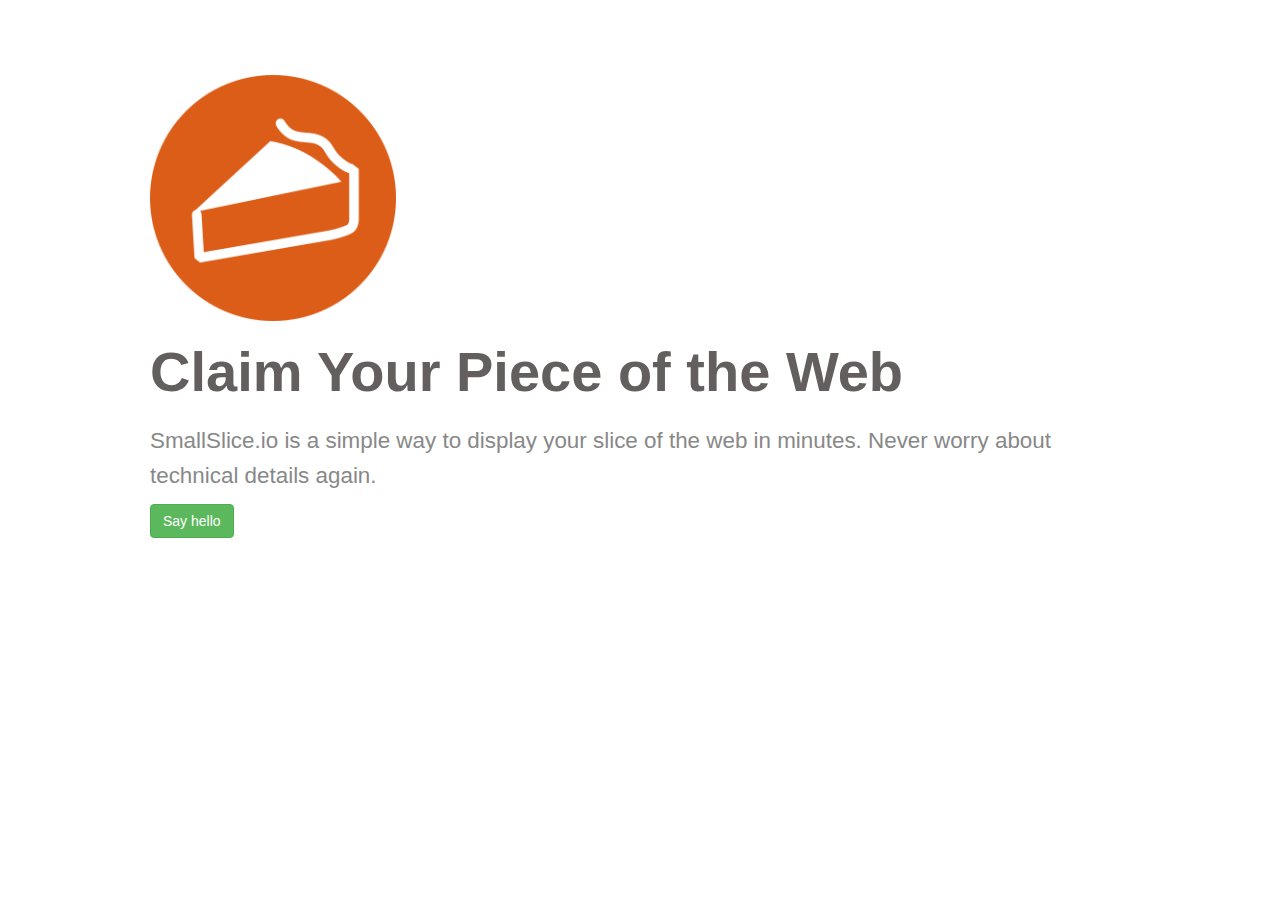
<file: index.html>
<!DOCTYPE html>
<html lang="en">
  <head>
    <meta charset="utf-8">
    <meta http-equiv="X-UA-Compatible" content="IE=edge">
    <meta name="viewport" content="width=device-width, initial-scale=1">
    <!-- The above 3 meta tags *must* come first in the head; any other head content must come *after* these tags -->
    <title>Small Slice — Claim your free slice of the web, and create your profile page.</title>

    <!-- Bootstrap -->
    <link href="css/bootstrap.min.css" rel="stylesheet">

    <!-- Specific Profile Styling -->
    <link href="../profiles/css/vince.css" rel="stylesheet">

    <!-- Google Font -->
    <link href='https://fonts.googleapis.com/css?family=Open+Sans:400,600,300' rel='stylesheet' type='text/css'>


    <!-- Favicon shit -->
  <link rel="apple-touch-icon-precomposed" href="imgs/apple-touch-icon.png" />
<!--  <link rel="apple-touch-icon-precomposed" sizes="114x114" href="imgs/favicons/apple-touch-icon-114x114.png" />
  <link rel="apple-touch-icon-precomposed" sizes="72x72" href="../imgs/favicons/apple-touch-icon-72x72.png" />
  <link rel="apple-touch-icon-precomposed" sizes="144x144" href="../imgs/favicons/apple-touch-icon-144x144.png" />
  <link rel="apple-touch-icon-precomposed" sizes="60x60" href="../imgs/favicons/apple-touch-icon-60x60.png" />
  <link rel="apple-touch-icon-precomposed" sizes="120x120" href="../imgs/favicons/apple-touch-icon-120x120.png" />
  <link rel="apple-touch-icon-precomposed" sizes="76x76" href="../imgs/favicons/apple-touch-icon-76x76.png" />
  <link rel="apple-touch-icon-precomposed" sizes="152x152" href="../imgs/favicons/apple-touch-icon-152x152.png" /> -->
  <link rel="icon" type="image/png" href="imgs/favicons/favicon-196x196.png" sizes="196x196" />
  <link rel="icon" type="image/png" href="imgs/favicons/avicon-96x96.png" sizes="96x96" />
  <link rel="icon" type="image/png" href="imgs/favicons/favicon-32x32.png" sizes="32x32" />
  <link rel="icon" type="image/png" href="imgs/favicons/favicon-16x16.png" sizes="16x16" />
  <link rel="icon" type="image/png" href="imgs/favicons/favicon-128.png" sizes="128x128" />
  <meta name="application-name" content="&nbsp;"/>
  <meta name="msapplication-TileColor" content="#FFFFFF" />
  <meta name="msapplication-TileImage" content="imgs/favicons/mstile-144x144.png" />
  <meta name="msapplication-square70x70logo" content="imgs/favicons/mstile-70x70.png" />
  <meta name="msapplication-square150x150logo" content="imgs/favicons/mstile-150x150.png" />
  <meta name="msapplication-wide310x150logo" content="imgs/favicons/mstile-310x150.png" />
  <meta name="msapplication-square310x310logo" content="imgs/favicons/mstile-310x310.png" />

    <!-- HTML5 shim and Respond.js for IE8 support of HTML5 elements and media queries -->
    <!-- WARNING: Respond.js doesn't work if you view the page via file:// -->
    <!--[if lt IE 9]>
      <script src="https://oss.maxcdn.com/html5shiv/3.7.2/html5shiv.min.js"></script>
      <script src="https://oss.maxcdn.com/respond/1.4.2/respond.min.js"></script>
    <![endif]-->

    <style>
      body {
        font-family: 'Open Sans', sans-serif;
      }
        .top-bar {
          padding: 25px 50px 12px 50px;
        }

        .middle-wrap {
          padding: 20px 45px;
        }
          .middle-wrap .cookie {
            width: 50%;
          }

          .middle-wrap h1 {
            font-size: 2em;
            font-weight: 700;
            color: #635F5E;
          }

          .middle-wrap h2 {
            font-size: 1.2em;
            line-height: 1.6em;
            color: #888;
          }

      @media screen and (min-width: 768px) {
        .top-bar {
          padding: 50px 100px 25px 100px;
        }

        .middle-wrap {
          padding: 75px 150px;
        }
          .middle-wrap .cookie {
            width: 246px;
          }
          .middle-wrap h1 {
            font-size: 4em;
            font-weight: 700;
            color: #635F5E;
          }

          .middle-wrap h2 {
            font-size: 1.6em;
            line-height: 1.6em;
            color: #888;
          }

      } /*//media screen*/
    </style>

  </head>
  <body>
  <div class="container-fluid">

    <div class="middle-wrap">
      <img class="cookie" src="imgs/LRG-smallslice-icon.png">
      <h1>Claim Your Piece of the Web </h1>
      <h2>
        SmallSlice.io is a simple way to display your slice of the web in minutes. Never worry about technical details again.
      </h2>
      <a class="btn btn-lrg btn-success" href="mailto:hello@smallslice.io?subject=I want my slice when it's ready!"> Say hello</a>
    </div>




  </div> <!-- // .container-fluid -->
    <!-- jQuery (necessary for Bootstrap's JavaScript plugins) -->
    <script src="https://ajax.googleapis.com/ajax/libs/jquery/1.11.3/jquery.min.js"></script>
    <!-- Include all compiled plugins (below), or include individual files as needed -->
    <script src="js/bootstrap.min.js"></script>

    <!-- gAnalytics -->
  <script>
    (function(i,s,o,g,r,a,m){i['GoogleAnalyticsObject']=r;i[r]=i[r]||function(){
      (i[r].q=i[r].q||[]).push(arguments)},i[r].l=1*new Date();a=s.createElement(o), m=s.getElementsByTagName(o)[0];a.async=1;a.src=g;m.parentNode.insertBefore(a,m) })(window,document,'script','//www.google-analytics.com/analytics.js','ga');
    ga('create', 'UA-1695124-10', 'auto');
    ga('send', 'pageview');
  </script>
  </body>
</html>
</file>
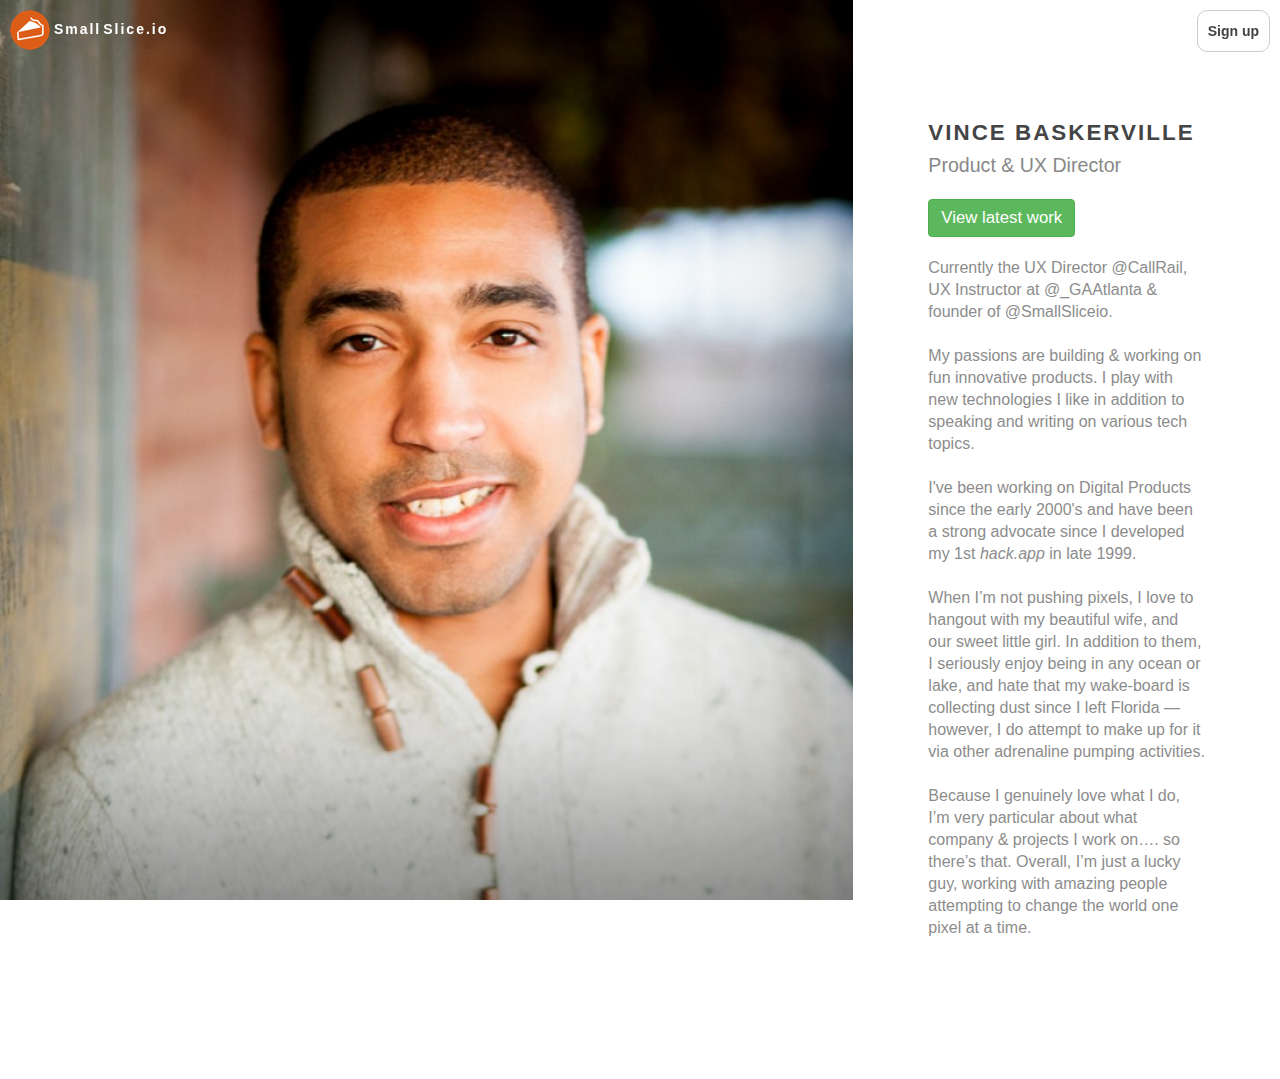
<file: vincebaskerville/index.html>
<!DOCTYPE html>
<html lang="en">
  <head>
    <meta charset="utf-8">
    <meta http-equiv="X-UA-Compatible" content="IE=edge">
    <meta name="viewport" content="width=device-width, initial-scale=1">
    <!-- The above 3 meta tags *must* come first in the head; any other head content must come *after* these tags -->
    <title>Vince Baskerville</title>

    <!-- Bootstrap -->
    <link href="../css/bootstrap.min.css" rel="stylesheet">

    <!-- Specific Profile Styling -->
    <link href="../profiles/css/vince.css" rel="stylesheet">


    <!-- Favicon shit -->
	<link rel="apple-touch-icon-precomposed" href="../imgs/apple-touch-icon.png" />
<!-- 	<link rel="apple-touch-icon-precomposed" sizes="114x114" href="../imgs/favicons/apple-touch-icon-114x114.png" />
	<link rel="apple-touch-icon-precomposed" sizes="72x72" href="../imgs/favicons/apple-touch-icon-72x72.png" />
	<link rel="apple-touch-icon-precomposed" sizes="144x144" href="../imgs/favicons/apple-touch-icon-144x144.png" />
	<link rel="apple-touch-icon-precomposed" sizes="60x60" href="../imgs/favicons/apple-touch-icon-60x60.png" />
	<link rel="apple-touch-icon-precomposed" sizes="120x120" href="../imgs/favicons/apple-touch-icon-120x120.png" />
	<link rel="apple-touch-icon-precomposed" sizes="76x76" href="../imgs/favicons/apple-touch-icon-76x76.png" />
	<link rel="apple-touch-icon-precomposed" sizes="152x152" href="../imgs/favicons/apple-touch-icon-152x152.png" /> -->
	<link rel="icon" type="image/png" href="../imgs/favicons/favicon-196x196.png" sizes="196x196" />
	<link rel="icon" type="image/png" href="../imgs/favicons/avicon-96x96.png" sizes="96x96" />
	<link rel="icon" type="image/png" href="../imgs/favicons/favicon-32x32.png" sizes="32x32" />
	<link rel="icon" type="image/png" href="../imgs/favicons/favicon-16x16.png" sizes="16x16" />
	<link rel="icon" type="image/png" href="../imgs/favicons/favicon-128.png" sizes="128x128" />
	<meta name="application-name" content="&nbsp;"/>
	<meta name="msapplication-TileColor" content="#FFFFFF" />
	<meta name="msapplication-TileImage" content="../imgs/favicons/mstile-144x144.png" />
	<meta name="msapplication-square70x70logo" content="../imgs/favicons/mstile-70x70.png" />
	<meta name="msapplication-square150x150logo" content="../imgs/favicons/mstile-150x150.png" />
	<meta name="msapplication-wide310x150logo" content="../imgs/favicons/mstile-310x150.png" />
	<meta name="msapplication-square310x310logo" content="../imgs/favicons/mstile-310x310.png" />


    <!-- HTML5 shim and Respond.js for IE8 support of HTML5 elements and media queries -->
    <!-- WARNING: Respond.js doesn't work if you view the page via file:// -->
    <!--[if lt IE 9]>
      <script src="https://oss.maxcdn.com/html5shiv/3.7.2/html5shiv.min.js"></script>
      <script src="https://oss.maxcdn.com/respond/1.4.2/respond.min.js"></script>
    <![endif]-->
  </head>
  <body>
  <div class="container-fluid">

	<nav class="navbar navbar-default navbar-fixed-top">
		<div class="container-fluid">
			<a href="http://www.smallslice.io"><img src="../imgs/smallslice-icon.png">
			<span class="brand-name">Small<span id="slice-url">Slice.io</span></span></a>
			<a class="sign-up" href="http://www.smallslice.io">Sign up</a>
		</div>
	</nav>

	  	<div class="leftPic col-md-8">
			<div class="image"><div></div></div>
			<section class="name-container hide">
				<h1 class="name">Vince Baskerville</h1>
				<h2 class="title">
						<span class="role">Product &amp; UX  Director</span>
				</h2>
			</section>

		</div>

	    <div class="rightContent col-md-4">
			<div class="right-wrap">
				<section class="name-container hide-for-mobile">
					<h1 class="name">Vince Baskerville</h1>
					<h2 class="title">
						<span class="role">Product &amp; UX  Director</span>
					</h2>
				</section>

				<section class="main-CTA">
					<div class="nav_icon">
						<a  class="btn large btn-success read_blog" target="_blank" href="https://dribbble.com/vincebaskerville">View latest work</a>
					</div>
				</section>

				<section class="bio-container">
					<div class="bio">
						<p>
							Currently the UX Director @CallRail, UX Instructor at @_GAAtlanta &amp; founder of @SmallSliceio.
							
							<br />
							<br />


							My passions are building &amp; working on fun innovative products. I play with new technologies I like in addition to speaking and writing on various tech topics.
							
							<br />
							<br />

							I've been working on Digital Products since the early 2000's and have been a strong advocate since I developed my 1st <em>hack.app</em> in late 1999. 
							
							<br />
							<br />

							When I’m not pushing pixels, I love to hangout with my beautiful wife, and our sweet little girl. In addition to them, I seriously enjoy being in any ocean or lake, and hate that my wake-board is collecting dust since I left Florida — however, I do attempt to make up for it via other adrenaline pumping activities. 
							
							<br />
							<br />

							Because I genuinely love what I do, I’m very particular about what company &amp; projects I work on…. so there’s that. Overall, I’m just a lucky guy, working with amazing people attempting to change the world one pixel at a time.
						</p>
					</div>
				</section>

				
			</div>
		</div>




	</div> <!-- // .container -->
    <!-- jQuery (necessary for Bootstrap's JavaScript plugins) -->
    <script src="https://ajax.googleapis.com/ajax/libs/jquery/1.11.3/jquery.min.js"></script>
    <!-- Include all compiled plugins (below), or include individual files as needed -->
    <script src="../js/bootstrap.min.js"></script>


    <!-- Specific Profile JS -->
    <script src="../js/profiles.js"></script>

    <!-- gAnalytics -->
	<script>
		(function(i,s,o,g,r,a,m){i['GoogleAnalyticsObject']=r;i[r]=i[r]||function(){
		  (i[r].q=i[r].q||[]).push(arguments)},i[r].l=1*new Date();a=s.createElement(o), m=s.getElementsByTagName(o)[0];a.async=1;a.src=g;m.parentNode.insertBefore(a,m) })(window,document,'script','//www.google-analytics.com/analytics.js','ga');
		ga('create', 'UA-1695124-10', 'auto');
		ga('send', 'pageview');
	</script>
  </body>
</html>
</file>
<file: profiles/css/vince.css>
body {
	/*background-color: pink;*/
	font-family: Tahoma,Helvetica,Verdana,sans-serif !important;
}

.container-fluid {
	margin: 0px;
	padding: 0px;
}

/*@media for mobile is default*/

	.navbar {
		background-color: transparent;
		border: none;
		padding: 10px;
	}

		span.brand-name {
			display: none;
			color: #DC5D17;
			font-weight: 700;
			letter-spacing: 2px;
		}

		.sign-up {
			float: right;
			padding: 10px;
			font-size: 1em;
			font-weight: 700;
			color: #fff;
			height: 100%;
			background-color: rgba(255,255,255,.2);
			border-radius: 10px;
		}

		.scrolled {
			background-color: rgba(255,255,255,.8);

			transition: all .2s ease-in;
				-webkit-transition: all .2s ease-in;
				-moz-transition: all .2s ease-in;
		}
			.scrolled span.brand-name {
				display: inline;
			}

			.scrolled a.sign-up {
				color: #444;
				background-color: transparent;
				border: 1px solid rgba(0,0,0,.2);
				transition: all .2s ease-in;
					-webkit-transition: all .2s ease-in;
					-moz-transition: all .2s ease-in;
			}

	/*//CTA button types*/
	.main-CTA {
		padding: 20px;
		text-align: center;
	}

	.read_blog {
		font-size: 1.2em;
	}

	.leftPic {
		background-image: url(../imgs/vince_casual.jpg);
		background-repeat: no-repeat;
		background-size: cover;
		height: 447px;
		box-shadow: inset 0 -130px 200px -50px rgba(0,0,0,.5);
	}

	.hide {
		display: block !important;
	}
		.hide-for-mobile {
			display: none;
		}

	/*// bio container*/
	.bio {
		font-size: 16px;
		color: #8c8c8c;
		line-height: 22px;
		word-wrap: break-word;
		margin-bottom: 40px;
	}

	.bio p {
		margin-bottom: .75em;
	}

	/*// title*/
	.name-container {
		padding-top: 370px;
		text-align: center;
	} 
		.name {
			color: #fff;
			text-shadow: 1px 1px 1px rgba(0,0,0,.7);
			font-size: 1.2em;
			font-weight: 700;
			text-transform: uppercase;
			line-height: 1.2;
			letter-spacing: 2px;
			margin-bottom: 5px;
		}
		.title {
			color: #fff;
			text-shadow: 1px 1px 1px rgba(0,0,0,.7);
			font-size: 1em;
			font-weight: 700;
			line-height: 1.2;
			margin: 0px;
		}

/*////////////////////////////////////////////////////////////////////////////////////////
////////////////////////////////////////////////////////////////////////////////////////*/

@media screen and (min-width: 768px) {
	

	.hide {
		display: none !important;
	}
		.hide-for-mobile {
			display: block;
		}

	span.brand-name {
		display: inline;
		color: #fff;
	}
		span.brand-name #slice-url {
			margin-left: 2px;
		}

		a, .brand-name:hover {
			color: #eee;
			text-decoration: none !important;
		}

	.sign-up {
		color: #444;
		background-color: transparent;
		border: 1px solid rgba(0,0,0,.2);
	}

	/*//CTA button types*/
	.main-CTA {
		padding: 20px 0 20px 0;
		text-align: left;
	}

	.read_blog {
		font-size: 1.2em;
	}

	/*// title*/
	.name-container {
		padding-top: 0px;
		text-align: left;
	} 
		.name {
			color: #444;
			text-shadow: none;
			font-size: 1.6em;
		}
		.title {
			color: #888;
			text-shadow: none;
			font-size: 1.4em;
			font-weight: normal;
			line-height: 1.4;
			margin: 0px;
		}

	.leftPic {
		background-size: cover;
		height: 100vh;
	}

	.right-wrap {
		padding: 100px 60px;
	}

	.rightContent {
		/*background-color: pink;*/
		min-height: 100%;
		min-height: 100vh;
		display: flex;
		align-items: center;
			-webkit-box-align : center;
			-webkit-align-items : center;
			-moz-box-align : center;
			-ms-flex-align : center;
	}

} /*// END for tablets & up*/
</file>
